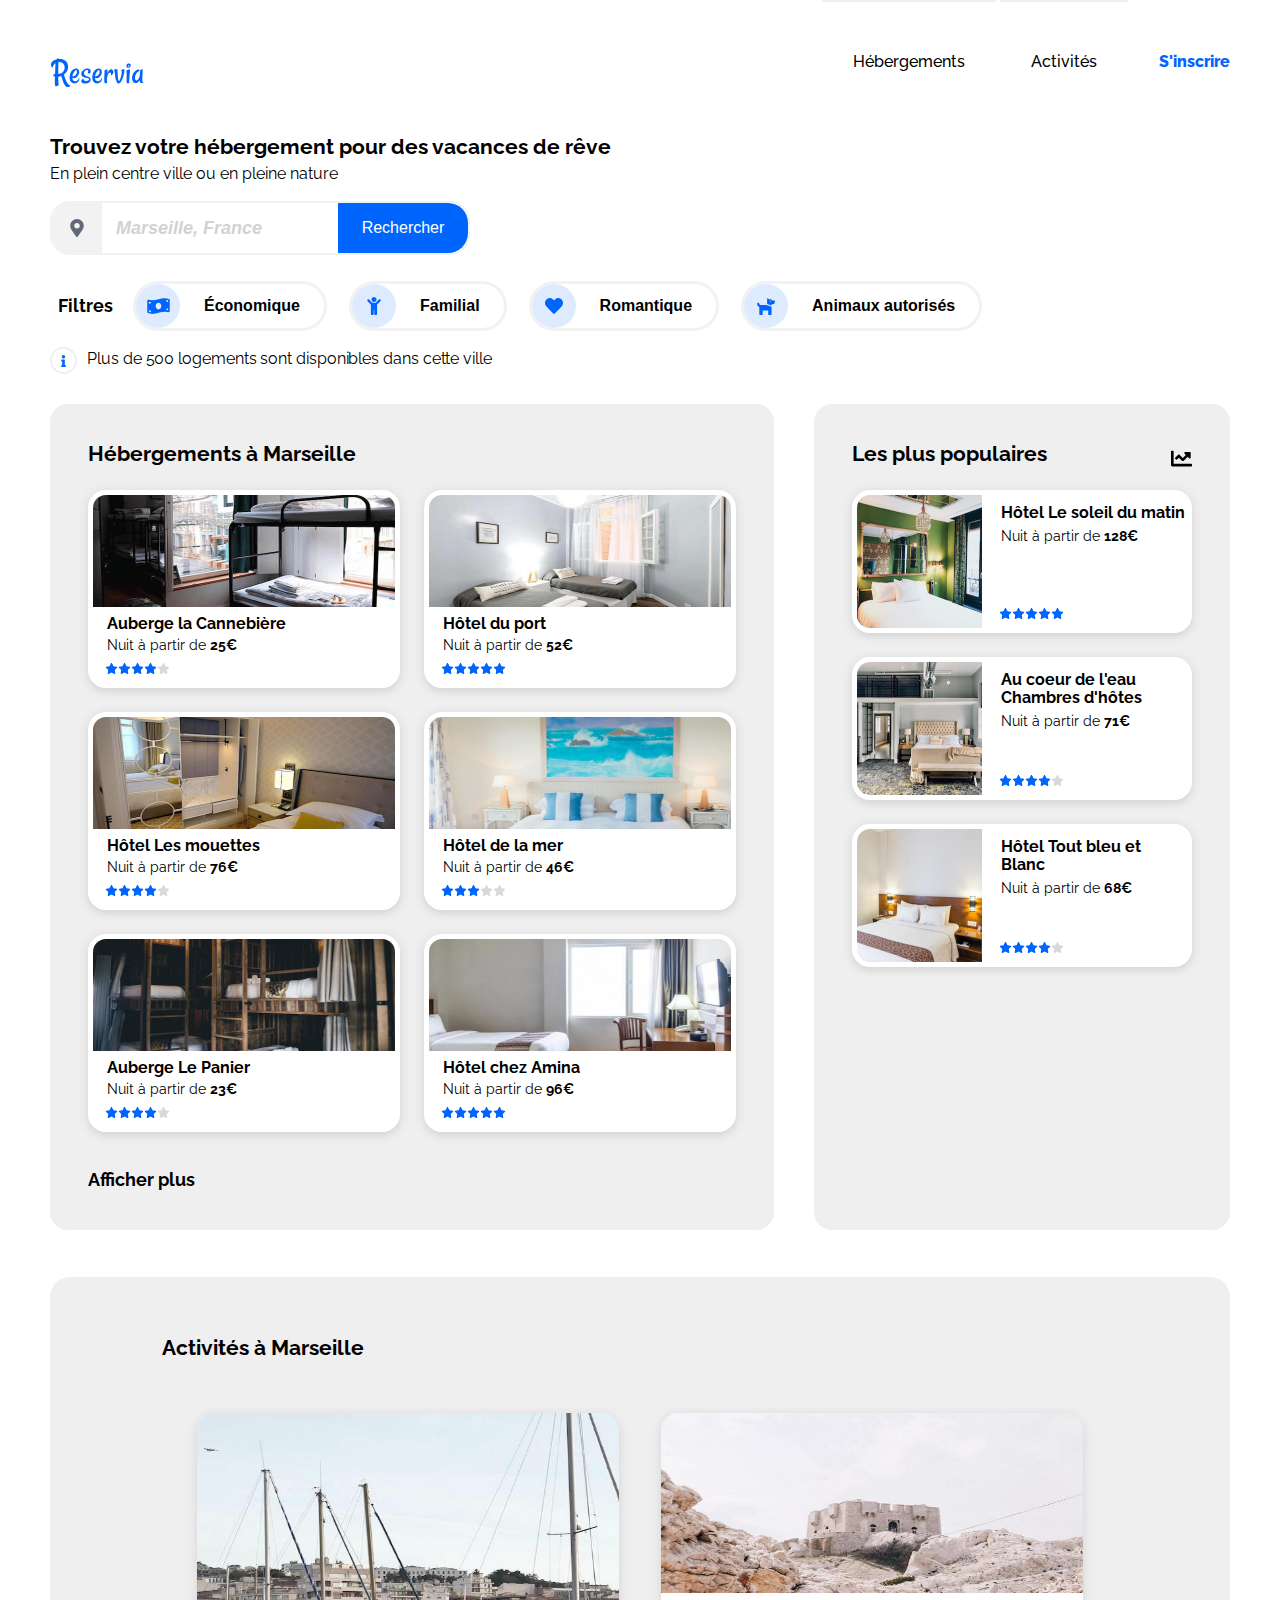
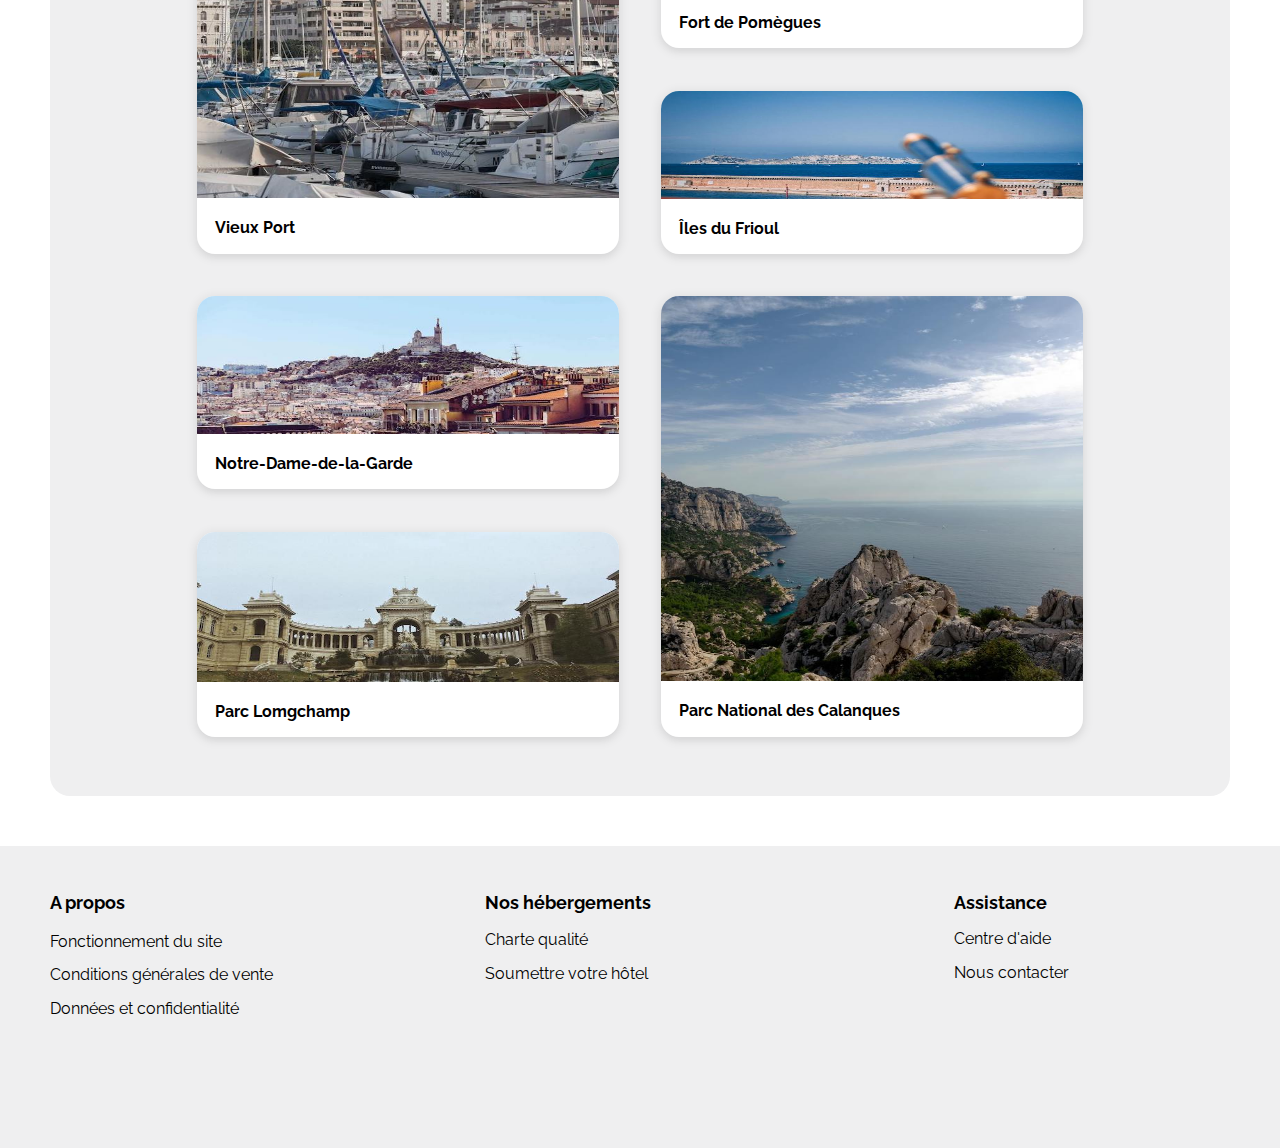
<file: index_mobile_first_responsive.html>
<!DOCTYPE html>
<html lang="fr">

<head>
    <meta charset="UTF-8">
    <meta http-equiv="X-UA-Compatible" content="IE=edge">
    <meta name="theme-color" content="#0065fc"/>
    <meta name="viewport" content="width=device-width, initial-scale=1.0, minimum-scale=0.5, maximum-scale=3.0">
    <meta name="robots" content="follow">
    <meta name="description" content="Just an exercice.">
    <meta property="og:title" content="Reservia - Trouvez votre hébergement pour des vacances de rêve" />
    <meta property="og:type" content="home page" />
    <meta property="og:url" content="https://ipopop.github.io/OC_WebDev_P2" />
    <meta property="og:image" content="https://ipopop.github.io/OC_WebDev_P2/assets/logo/Reservia.svg" />
    <meta property="og:site_name" content="Reservia - Agence de reservation en ligne" />
    <meta property="og:description" content="Reservia - Agence de reservation en ligne - Trouvez votre hébergement pour des vacances de rêve"/>
    <link rel="apple-touch-icon" sizes="180x180" href="assets/favicon/apple-touch-icon.png">
    <link rel="icon" type="image/png" sizes="32x32" href="assets/favicon/favicon-32x32.png">
    <link rel="icon" type="image/png" sizes="16x16" href="assets/favicon/favicon-16x16.png">
    <link rel="manifest" href="assets/favicon/site.webmanifest">
    <link rel="preload" href="style_mobile_first_responsive.css" as="style">
    <link rel="stylesheet" href="style_mobile_first_responsive.css">
    <title>Reservia - Trouvez votre hébergement pour des vacances de rêve</title>
</head>

<body>

    <main>
        <header>
            <div class="header">
                <div class="header__topbar">
                    <a href="index.html">
                        <img src="assets/logo/Reservia.svg" alt="Logo Reservia">
                    </a>
                    <a class="nav__subscription sm" href="#">S'inscrire</a>
                </div>
                <div class="header__navbar">
                    <nav h-center">
                        <a href="#rooms">Hébergements</a>
                        <a href="#activity">Activités</a>
                    </nav>
                    <a class="nav__subscription lg" href="#">S'inscrire</a>
                </div>
            </div>
            <div class="header__title">
                <h1>Trouvez votre hébergement pour des vacances de rêve</h1>
                <p>En plein centre ville ou en pleine nature</p>
            </div>
        </header> <!-- end header -->

        <section class="search__section">
            <div class="search__bar">
                <form action="#" method="GET" class="v-center">
                    <span class="v-center h-center">
                        <img class="fa-ico map-marker" src="assets/icons/fa/map-marker-alt.svg"
                            alt="map-marker icon">
                    </span>
                    <input type="search" id="search__input" name="search__input" placeholder="Marseille, France">
                    <button class="search__btn btn sm v-center h-center" type="submit" name="a" value="a"><img
                            class="fa-ico search" src="assets/icons/fa/search.svg" alt="search icon"></button>
                    <button class="search__btn lg" type="submit" name="b" value="b">Rechercher</button>
                </form>
            </div> <!-- end search__bar -->

            <div class="search__filter">
                <h2>Filtres</h2>
                <ul>
                    <li>
                        <button class="v-center h-center">
                            <span class="v-center h-center">
                                <img
                                    class="fa-ico money-bill-wave"
                                    src="assets/icons/fa/money-bill-wave.svg"
                                    alt="money-bill-wave icon">
                            </span>
                            Économique
                        </button>
                    </li>
                    <li>
                        <button class="v-center h-center">
                            <span class="v-center h-center">
                                <img
                                    class="fa-ico child"
                                    src="assets/icons/fa/child.svg"
                                    alt="child icon">
                            </span>
                            Familial
                        </button>
                    </li>
                    <li>
                        <button class="v-center h-center">
                            <span class="v-center h-center">
                                <img
                                    class="fa-ico heart" 
                                    src="assets/icons/fa/heart.svg"
                                    alt="heart icon">
                            </span>
                            Romantique
                        </button>
                    </li>
                    <li>
                        <button class="v-center h-center">
                            <span class="v-center h-center">
                                <img
                                    class="fa-ico dog"
                                    src="assets/icons/fa/dog.svg"
                                    alt="dog icon">
                            </span>
                            Animaux autorisés
                        </button>
                    </li>
                </ul>
            </div> <!-- end search__filter -->

        </section> <!-- end search__section -->

        <section class="result__section">
            <div class="result__info v-center">
                <span class="info__icon__container v-center h-center">
                    <img class="info__icon fa-ico" src="assets/icons/fa/info.svg" alt="info icon">
                </span>
                <p>Plus de 500 logements sont disponibles dans cette ville</p>
            </div> <!-- end result__info -->

            <div class="result__rooms__and__popular__container">
                <section id="rooms" class="rooms__section">
                    <h2>Hébergements à Marseille</h2>

                    <div class="rooms__cards__container h-center">
                        <div class="rooms__card card">
                            <a href="#">
                                <figure>
                                    <img src="assets/img/rooms/marcus-loke-WQJvWU_HZFo-unsplash_742x224.jpg"
                                        alt="Auberge la Cannebière">
                                    <figcaption>
                                        <h3>Auberge la Cannebière</h3>
                                    </figcaption>
                                </figure>
                                <div class="rooms__card__content">
                                    <p>Nuit à partir de <strong>25€</strong></p>
                                    <span>
                                        <img class="fa-ico star" src="assets/icons/fa/star.svg" alt="star icon">
                                        <img class="fa-ico star" src="assets/icons/fa/star.svg" alt="star icon">
                                        <img class="fa-ico star" src="assets/icons/fa/star.svg" alt="star icon">
                                        <img class="fa-ico star" src="assets/icons/fa/star.svg" alt="star icon">
                                        <img class="fa-ico star" src="assets/icons/fa/star-o.svg" alt="star-o icon">
                                    </span>
                                </div>
                            </a>
                        </div>

                        <div class="rooms__card card">
                            <a href="#">
                                <figure>
                                    <img src="assets/img/rooms/fred-kleber-gTbaxaVLvsg-unsplash_742x224.jpg"
                                        alt="Hôtel du port">
                                    <figcaption>
                                        <h3>Hôtel du port</h3>
                                    </figcaption>
                                </figure>
                                <div class="rooms__card__content">
                                    <p>Nuit à partir de <strong>52€</strong></p>
                                    <span>
                                        <img class="fa-ico star" src="assets/icons/fa/star.svg" alt="star icon">
                                        <img class="fa-ico star" src="assets/icons/fa/star.svg" alt="star icon">
                                        <img class="fa-ico star" src="assets/icons/fa/star.svg" alt="star icon">
                                        <img class="fa-ico star" src="assets/icons/fa/star.svg" alt="star icon">
                                        <img class="fa-ico star" src="assets/icons/fa/star.svg" alt="star icon">
                                    </span>
                                </div>
                            </a>
                        </div>

                        <div class="rooms__card card">
                            <a href="#">
                                <figure>
                                    <img src="assets/img/rooms/reisetopia-B8WIgxA_PFU-unsplash_742x224.jpg"
                                        alt="Hôtel Les mouettes">
                                    <figcaption>
                                        <h3>Hôtel Les mouettes</h3>
                                    </figcaption>
                                </figure>
                                <div class="rooms__card__content">
                                    <p>Nuit à partir de <strong>76€</strong></p>
                                    <span>
                                        <img class="fa-ico star" src="assets/icons/fa/star.svg" alt="star icon">
                                        <img class="fa-ico star" src="assets/icons/fa/star.svg" alt="star icon">
                                        <img class="fa-ico star" src="assets/icons/fa/star.svg" alt="star icon">
                                        <img class="fa-ico star" src="assets/icons/fa/star.svg" alt="star icon">
                                        <img class="fa-ico star" src="assets/icons/fa/star-o.svg" alt="star- icon">
                                    </span>
                                </div>
                            </a>
                        </div>

                        <div class="rooms__card card">
                            <a href="#">
                                <figure>
                                    <img src="assets/img/rooms/annie-spratt-Eg1qcIitAuA-unsplash_742x224.jpg"
                                        alt="Hôtel de la mer">
                                    <figcaption>
                                        <h3>Hôtel de la mer</h3>
                                    </figcaption>
                                </figure>
                                <div class="rooms__card__content">
                                    <p>Nuit à partir de <strong>46€</strong></p>
                                    <span>
                                        <img class="fa-ico star" src="assets/icons/fa/star.svg" alt="star icon">
                                        <img class="fa-ico star" src="assets/icons/fa/star.svg" alt="star icon">
                                        <img class="fa-ico star" src="assets/icons/fa/star.svg" alt="star icon">
                                        <img class="fa-ico star" src="assets/icons/fa/star-o.svg" alt="star- icon">
                                        <img class="fa-ico star" src="assets/icons/fa/star-o.svg" alt="star- icon">
                                    </span>
                                </div>
                            </a>
                        </div>

                        <div class="rooms__card card">
                            <a href="#">
                                <figure>
                                    <img src="assets/img/rooms/nicate-lee-kT-ZyaiwBe0-unsplash_742x224.jpg"
                                        alt="Auberge Le Panier">
                                    <figcaption>
                                        <h3>Auberge Le Panier</h3>
                                    </figcaption>
                                </figure>
                                <div class="rooms__card__content">
                                    <p>Nuit à partir de <strong>23€</strong></p>
                                    <span>
                                        <img class="fa-ico star" src="assets/icons/fa/star.svg" alt="star icon">
                                        <img class="fa-ico star" src="assets/icons/fa/star.svg" alt="star icon">
                                        <img class="fa-ico star" src="assets/icons/fa/star.svg" alt="star icon">
                                        <img class="fa-ico star" src="assets/icons/fa/star.svg" alt="star icon">
                                        <img class="fa-ico star" src="assets/icons/fa/star-o.svg" alt="star- icon">
                                    </span>
                                </div>
                            </a>
                        </div>

                        <div class="rooms__card card">
                            <a href="#">
                                <figure>
                                    <img src="assets/img/rooms/febrian-zakaria-M6S1WvfW68A-unsplash_742x224.jpg"
                                        alt="Hôtel chez Amina">
                                    <figcaption>
                                        <h3>Hôtel chez Amina</h3>
                                    </figcaption>
                                </figure>
                                <div class="rooms__card__content">
                                    <p>Nuit à partir de <strong>96€</strong></p>
                                    <span>
                                        <img class="fa-ico star" src="assets/icons/fa/star.svg" alt="star icon">
                                        <img class="fa-ico star" src="assets/icons/fa/star.svg" alt="star icon">
                                        <img class="fa-ico star" src="assets/icons/fa/star.svg" alt="star icon">
                                        <img class="fa-ico star" src="assets/icons/fa/star.svg" alt="star icon">
                                        <img class="fa-ico star" src="assets/icons/fa/star.svg" alt="star icon">
                                    </span>
                                </div>
                            </a>
                        </div>
                    </div> <!-- end rooms__cards__container -->

                    <h3><a href="#">Afficher plus</a></h3>
                </section> <!-- end room__section -->

                <aside class="popular__section">
                    <div class="popular__title">
                        <h2>Les plus populaires</h2>
                        <span><img class="fa-ico chart" src="assets/icons/fa/chart-line.svg"
                                alt="chart-line popular__title__icon"></span>
                    </div>

                    <div class="popular__cards__container h-center">
                        <a href="#" class="card popular__card">
                            <figure>
                                <img class="pop-1" src="assets/img/popular/emile-guillemot-Bj_rcSC5XfE-unsplash_250x266.jpg"
                                    alt="Hôtel Le soleil du matin">
                            </figure>
                            <div class="popular__card__content">
                                <div class="popular__card__txt">
                                    <h3>Hôtel Le soleil du matin</h3>
                                    <p>Nuit à partir de <strong>128€</strong></p>
                                </div>
                                <span>
                                    <img class="fa-ico star" src="assets/icons/fa/star.svg" alt="star icon">
                                    <img class="fa-ico star" src="assets/icons/fa/star.svg" alt="star icon">
                                    <img class="fa-ico star" src="assets/icons/fa/star.svg" alt="star icon">
                                    <img class="fa-ico star" src="assets/icons/fa/star.svg" alt="star icon">
                                    <img class="fa-ico star" src="assets/icons/fa/star.svg" alt="star icon">
                                </span>
                            </div>
                        </a>

                        <a href="#" class="card popular__card">
                            <figure>
                                <img class="pop-2" src="assets/img/popular/aw-creative-VGs8z60yT2c-unsplash_250x266.jpg"
                                    alt="Au coeur de l'eau Chambres d'hôtes">
                            </figure>
                            <div class="popular__card__content">
                                <div class="popular__card__txt">
                                    <h3>Au coeur de l'eau<br>Chambres d'hôtes</h3>
                                    <p>Nuit à partir de <strong>71€</strong></p>
                                </div>
                                <span>
                                    <img class="fa-ico star" src="assets/icons/fa/star.svg" alt="star icon">
                                    <img class="fa-ico star" src="assets/icons/fa/star.svg" alt="star icon">
                                    <img class="fa-ico star" src="assets/icons/fa/star.svg" alt="star icon">
                                    <img class="fa-ico star" src="assets/icons/fa/star.svg" alt="star icon">
                                    <img class="fa-ico star" src="assets/icons/fa/star-o.svg" alt="star- icon">
                                </span>
                            </div>
                        </a>

                        <a href="#" class="card popular__card">
                            <figure>
                                <img class="pop-3" src="assets/img/popular/febrian-zakaria-sjvU0THccQA-unsplash_250x266.jpg"
                                    alt="Hôtel Tout bleu et Blanc">
                            </figure>
                            <div class="popular__card__content">
                                <div class="popular__card__txt">
                                    <h3>Hôtel Tout bleu et Blanc</h3>
                                    <p>Nuit à partir de <strong>68€</strong></p>
                                </div>
                                <span>
                                    <img class="fa-ico star" src="assets/icons/fa/star.svg" alt="star icon">
                                    <img class="fa-ico star" src="assets/icons/fa/star.svg" alt="star icon">
                                    <img class="fa-ico star" src="assets/icons/fa/star.svg" alt="star icon">
                                    <img class="fa-ico star" src="assets/icons/fa/star.svg" alt="star icon">
                                    <img class="fa-ico star" src="assets/icons/fa/star-o.svg" alt="star- icon">
                                </span>
                            </div>
                        </a>
                    </div> <!-- end popular__cards__container -->
                </aside>
            </div> <!-- end popular__section -->

            <section id="activity" class="result__activity__section">
                <h2>Activités à Marseille</h2>

                <div class="activity__masonry__container">
                    
                    <div class="masonry__box">
                        <div class="card masonry">
                            <a href="#">
                                <figure class="activ__fig-1">
                                    <img src="assets/img/activity/reno-laithienne-QUgJhdY5Fyk-unsplash_776.jpg"
                                        alt="Vieux Port">
                                </figure>
                                <h3>Vieux Port</h3>
                            </a>
                        </div>
                        
                        <div class="masonry">
                            <div class="card">
                                <a href="#">
                                    <figure class="activ__fig-2">
                                        <img src="assets/img/activity/paul-hermann-QFTrLdQIRhI-unsplash_670.jpg"
                                            alt="Fort de Pomègues">
                                    </figure>
                                    <h3>Fort de Pomègues</h3>
                                </a>
                            </div>
        
                            <div class="card">
                                <a href="#">
                                    <figure class="activ__fig-3">
                                        <img src="assets/img/activity/kevin-hikari-rV_Qd1l-VXg-unsplash_670.jpg"
                                            alt="Îles du Frioul">
                                    </figure>
                                    <h3>Îles du Frioul</h3>
                                </a>
                            </div>
                        </div>
                    </div>
                    
                    <div class="masonry__box">
                        <div class="card masonry">
                            <a href="#">
                                <figure class="activ__fig-4">
                                    <img src="assets/img/activity/kilyan-sockalingum-NR8-cBCN3aI-unsplash_776.jpg"
                                        alt="Parc National des Calanques">
                                </figure>
                                <h3>Parc National des Calanques</h3>
                            </a>
                        </div>

                        <div class="masonry">
                            <div class="card">
                                <a href="#">
                                    <figure class="activ__fig-5">
                                        <img src="assets/img/activity/florian-wehde-xW9e8gdotxI-unsplash_670.jpg"
                                            alt="Notre-Dame-de-la-Garde">
                                    </figure>
                                    <h3>Notre-Dame-de-la-Garde</h3>
                                </a>
                            </div>
        
                            <div class="card">
                                <a href="#">
                                    <figure class="activ__fig-6">
                                        <img src="assets/img/activity/lena-paulin-wH2-EJoDcV0-unsplash_670.jpg"
                                            alt="Parc Lomgchamp">
                                    </figure>
                                    <h3>Parc Lomgchamp</h3>
                                </a>
                            </div>
                        </div>
                    </div>
                </div> <!-- end activity__masonry__container -->
            </section> <!-- end result__activity__section -->
        </section> <!-- end result__section -->
    </main>

    <footer>
        <div class="footer__container">
            <div class="footer__column">
                <h3>A propos</h3>
                <a href="#">
                    <p>Fonctionnement du site</p>
                </a>
                <a href="#">
                    <p>Conditions générales de vente</p>
                </a>
                <a href="#">
                    <p>Données et confidentialité</p>
                </a>
            </div>
            <div class="footer__column">
                <h3>Nos hébergements</h3>
                <a href="#">
                    <p>Charte qualité</p>
                </a>
                <a href="#">
                    <p>Soumettre votre hôtel</p>
                </a>
            </div>
            <div class="footer__column">
                <h3>Assistance</h3>
                <a href="#">
                    <p>Centre d'aide</p>
                </a>
                <a href="#">
                    <p>Nous contacter</p>
                </a>
            </div>
        </div> <!-- end footer__container -->
    </footer>
</body>

</html>
</file>
<file: style_mobile_first_responsive.css>
@import url('https://fonts.googleapis.com/css2?family=Raleway:ital,wght@0,400;0,500;0,800;1,400&display=swap');

/* ---- reset & common styles ---- */
*, ::before, ::after {
    margin: 0;
    padding: 0;
    box-sizing: border-box;
}

:focus{
    outline: none;
}

html {
    font-family: 'Raleway', sans-serif;
    line-height: 1.5rem;
    color: black;
    scroll-behavior: smooth;
}

body, ul, h1, h2, h3, p, button, div, a, a:visited, a:hover {
    text-decoration: none;
}

main {
    margin: 0 auto;
}
/* ---- end reset & common styles ---- */

/* ---- basic HTML elements ---- */
h1, h2 {
    font-size: 1.33rem;
}

h3 {
    font-size: 1.125rem;
}

a, button, .card {
    color: black;
    transform: scale(1);
    transition: all .5s cubic-bezier(.25, .45, .45, .95)
}

li {
    list-style: none;
}

img {
    display: block;
    max-width: 100%;
    max-height: 100%;
    width: auto;
    height: auto;
    overflow: auto;
    image-rendering: auto;
}

button {
    background: white;
    cursor: pointer;
    font-size: 1rem;
    border: none;
}

figcaption {
    width: 95%;
}
/* ---- end basic HTML elements ---- */

/* ---- flex center ---- */
.h-center {
    display: flex;
    justify-content: center;
}

.v-center {
    display: flex;
    align-items: center;
}
/* ---- end flex center ---- */

/* ---- placeholder img & icons width & height ---- */
.header__topbar img {
    width: 95px;
    height: 45px;
}

.fa-ico {
    width: 20.8px;
}

.map-marker, .search, .money-bill-wave, .heart, .dog {
    height: 1.125rem;
}

.map-marker, .search {
    width: 3.125rem;
}

.money-bill-wave {
    width: 1.4375rem;
}

.child {
    width: 0.875rem;
    height: 1.125rem;
}

.heart {
    width: 1.125rem;
}

.dog {
    width: 1.25rem;
}

.info__icon {
    width: 0.3125rem;
    height: 0.75rem;
}

.star, .star-o {
    display: inline-block;
    margin: 0 -0.1875rem;
    padding: 0;
    width: 0.9375rem;
    height: 0.6875rem;
}

.chart {
    margin-top: 0.375rem;
    height: 1.3rem;
}

.pop-1, .pop-2, .pop-3 {
    width: 5.375rem;
    height: 8.3125rem;
}

#rooms figure img {
    width: max-content;
    height: 7rem;
}

.masonry img {
    max-width: 333px;
    max-height: 100%;
}
/* ---- end placeholder img & icons width & height ---- */

/* ---- header ---- */
.header__topbar {
    margin: 28px 20px 20px;
    display: flex;
    justify-content: space-between;
}

.nav__subscription {
    margin-top: 0.8rem;
    font-weight: 800;
    color: #0065fc;
}

nav {
    display: flex;
}

nav a {
    text-align: center;
    width: 50%;
    padding-bottom: 0.5rem;
    font-weight: 500;
    border-bottom: 3px solid #efeff0;
}

nav a:hover {
    border-bottom-color: #0065fc;
    color: #0065fc;
}

.lg {
    display: none;
}

.header__title {
    margin: 14px 0;
    padding: 20px;
}

.header__title h1 {
    margin-bottom: 15px;
}
/* ---- end header ---- */

/* ---- search__section ----- */
.search__section {
    padding: 0 20px;
}

    /* ---- search__bar ---- */
    form {
        flex-direction: row;
        justify-content: space-between;
        width: 20.9375rem;
        max-width: 26.25rem;
        height: 3.375rem;
        background: white;
        border: solid 0.125rem #f2f2f2;
        border-radius: 1.25rem;
    }

    form img {
        min-width: 3.125rem;
    }

    form input {
        width: 12.1875rem;
        font-size: 1.125rem;
        font-weight: bold;
        border: none;
        opacity: .8;
    }

    .search__btn {
        min-height: 3.125rem;
        min-width: 8.125rem;
        margin: 0;
        padding: 0;
        color: white;
        background: #0065fc;
        border-radius: 0 1.125rem 1.125rem 0;
    }

    .btn.sm, form span {
        min-height: 3.125rem;
        min-width: 3.125rem;
        background: #f2f2f2;
        border-radius: 1.125rem 0 0 1.125rem;
    }

    .btn.sm {
        display: flex;
        background: #0065fc;
        border-radius: 1.125rem;
        cursor: pointer;
    }

    #search__input {
        width: 62%;
    }

    ::placeholder {
        font-style: italic;
        opacity: .4;
    }

    #search__input:focus-visible::placeholder {
        visibility: hidden;
        opacity: 0;
        transition: 0.2s ease-in-out;
    }

    #search__input:focus-visible {
        outline: none;
        background: #deebff;
    }
        
    #search__input:focus-within {
        box-shadow: 0 0 0 4px #deebff;
    }
    /* ---- end search__bar ---- */

    /* ---- filter ---- */
    .search__filter {
        margin: 0.625rem 0 0;
    }

    .search__filter, .search__filter ul {
        display: flex;
        flex-direction: row;
        flex-wrap: wrap;
        align-items: center;
    }

    .search__filter h2 {
        margin: 0;
        padding: 0;
        margin-top: 1.25rem;
        margin-bottom: 0.75rem;
        font-size: 1.125rem;
    }

    .search__filter ul {
        margin: 0;
    }

    .search__filter li {
        margin-right: 0.625rem;
        margin-bottom: 0.625rem;
    }

    .search__filter button {
        flex-direction: row;
        margin: 0;
        padding: 0 1rem 0 0;
        font-weight: bold;
        border: solid 0.1875rem #f2f2f2;
        border-radius: 1.75rem;
    }

    .search__filter a {
        color: black;
    }
    
    .search__filter span {
        min-width: 2.97rem;
    }
    /* ---- end filter ---- */

    /* ---- search bar icons circle ---- */
    .search__filter span,
    .info__icon__container {
        max-width: 100%;
        border-radius: 50%;
    }

    .search__filter span {
        min-width: 2.75rem;
        margin: 0 0.625rem 0 0;
        background: #deebff;
    }

    .info__icon__container {
        min-width: 1.7rem;
        border: 0.125rem solid hsl(240, 4%, 94%);
    }

    .search__filter span::after, .info__icon__container::after {
        content: '';
        padding-bottom: 100%;
    }
    /* ---- end search bar icons circle ---- */
    
    /* ---- hover ---- */
    .search__filter button:hover {
        background: white;
        border-color: white;
        box-shadow: 0 0.25rem 0.9375rem -0.1875rem rgba(0, 0, 0, 0.1), 0 0.25rem 0.375rem -0.125rem rgba(0, 0, 0, 0.025);
    }
    
    .search__filter button:hover {
        color: #0065fc;
        opacity: 1;
        transform: scale(1.01);
        transition: all .3s cubic-bezier(.25, .45, .45, .95);
    }
    /* ---- end hover ---- */
/* end search__section */

/* ---- search result section ---- */
    /* ---- result__info ---- */
    .result__info {
        padding: 20px;
        flex-direction: row;
        align-items: flex-start;
        margin-bottom: 0;
        font-size: 1.125rem;
    }

    .info__icon__container {
        flex-direction: row;
    }

    .info__icon {
        height: 0.75rem;
    }

    .result__info p {
        width: 88.2%;
        margin-left: 10px;
        font-size: 1rem;
        letter-spacing: -0.005rem;
    }
    /* -- end result__info -- */

    /* ---- result global sections ---- */
    .result__rooms__and__popular__container {
        display: grid;
    }

    .rooms__section, .popular__section {
        padding: 1.125rem;
        border-radius: 0;
    }

    .rooms__section, .popular__section {
        background: hsl(240, 4%, 94%);
    }

    .popular__title, .rooms__card__content {
        display: flex;
        flex-direction: row;
        flex-wrap: wrap;
        justify-content: space-between;
    }
    /* ---- end result global sections ---- */

    /* ---- cards ---- */
    .card {
        display: flex;
        background: white;
        border: solid 0.313rem white;
        border-radius: 1.125rem;
        box-shadow: 0 0.25rem 0.375rem -0.0625rem rgba(0, 0, 0, 0.05), 0 0.125rem 0.5rem 0.25rem rgba(0, 0, 0, 0.05);
        overflow: hidden;
    }

    .card h3 {
        font-size: 1rem;
    }

    .card p {
        margin-top: 0.125rem;
        font-size: .9rem;
    }

    .card span {
        position: absolute;
        bottom: 0.125rem;
        color: #0065fc;
    }

    .card__txt, .rooms__card__content {
        display: flex;
        flex-direction: column;
        flex-wrap: wrap;
        justify-content: space-between;
    }
    /* ---- end cards ---- */

    /* ---- rooms cards ---- */
    .rooms__cards__container {
        flex-wrap: wrap;
        gap: 0.625rem;
    }

    .rooms__section {
        grid-row-start: 2;
        margin-top: 0.9rem;
        background: white;
    }

    .rooms__card {
        min-width: 212px;
        flex: 1 0 31.3%;
        height: 12.375rem;
    }

    .rooms__section h2, .result__activity__section h2 {
        margin-bottom: 16px;
    }

    .rooms__section h3 {
        margin-top: 1.75rem;
    }

    .rooms__card h3 {
        margin-top: 0.3125rem;
    }

    .rooms__card figcaption {
        margin-left: 0.875rem;
    }

    .rooms__card p {
        line-height: 0.875rem;
    }

    .rooms__card__content {
        margin: 0 0.875rem;
    }
    /* ---- end rooms cards ---- */

    /* ---- popular section ---- */
    .popular__section {
        grid-row-start: 1;
        margin: 0.625rem 0 0 0;
    }

    .popular__section h2 {
        margin-bottom: 1.5rem;
    }

    .popular__card__txt h3 {
        margin-left: 0;
        line-height: 1.125rem;
    }

    .popular__section figure img {
        width: 7.8125rem;
        height: 8.3125rem;
    }

    .popular__card__content {
        position: absolute;
        height: 100%;
        left: 9rem;
        padding-top: 0.5625rem;
    }

    .popular__card {
        max-width: 370px;
        flex: 1 0 294px;
        overflow: hidden;
    }

    .popular__cards__container {
        flex-wrap: wrap;
        gap: 0.625rem;
    }
    /* ---- end popular section ---- */
/* end search result section */

/* ---- activity section ---- */
.result__activity__section {
    margin-top: 14px;
    padding: 1.125rem;
}

.result__activity__section h2 {
    margin-bottom: 25px;
}

.activity__masonry__container , .masonry__box {
    display: flex;
    flex-wrap: wrap;
    justify-content: center;
    gap: 22px;
}

.masonry__box .card {
    border: none;
}

.masonry {
    display: flex;
	flex-direction: column;
    row-gap: 22px;
}

.masonry figure {
    display: flex;
    justify-content: center;
    align-items: center;
    overflow: hidden;
    width: auto;
    min-width: 333px;
}

.masonry h3 {
    height: 55px;
    padding: 18px;
}

.masonry img {
    min-width: 100%;
    min-height: 100%;
}

.activ__fig-1, .activ__fig-4 {
    height: 385px;
}

.activ__fig-2 {
    height: 180px;
}

.activ__fig-3 {
    height: 108px;
}

.activ__fig-5 {
    height: 138px;
}

.activ__fig-6 {
    height: 150px;
}
/* ---- end activity section ---- */

/* ---- footer ---- */
footer {
    width: 100vw;
    min-width: 23.4375rem;
    margin-top: 0.375rem;
    padding: 10% 8%;
    background: #efeff0;
}

.footer__container h3 {
    margin-bottom: 2%;
}

.footer__column {
    margin-right: 0;
    padding-bottom: 6%;
    line-height: 1.9rem;
}

.footer__column:nth-child(2) {
    margin-top: 8px;
}

.footer__column:nth-child(3) {
    margin-top: 20px;
}

.footer__column a:hover {
    color: #0065fc;
}
/* ---- end footer ---- */

/* ---- from mobile landscape to desktop (max-width 1440px) ---- */
@media (min-width:568px) {
    main {
        max-width: 1440px;
        padding: 50px 50px 44px;
    }

    .sm, .btn.sm {
        display: none;
    }

    .lg, .btn.lg {
        display: inline;
    }

    /* ---- header ---- */
    .header {
        display: flex;
        justify-content: space-between;
        padding: 0;
    }

    .header__topbar {
        margin: 0;
    }

    .header__navbar {
        display: flex;
    }

    nav {
        display: block;
        height: auto;
    }

    nav a {
        display: inline;
        text-align: center;
        padding: 50px 31px 0;
        border-bottom: hidden;
        border-top: 3px solid #efeff0;
    }

    nav a:hover {
        border-color: #0065fc;
    }

    .nav__subscription.lg {
        margin: 0 0 0 31px;
    }

    .header__title {
        margin: 20px 0 0;
        padding: 20px 0 15px 0;
    }

    .header__title h1 {
        margin-bottom: 3px;
    }
    /* ---- end header ---- */

    /* ---- search__section ---- */
    .search__section {
        padding: 0;
    }

    form {
        width: auto;
    }

    #search__input {
        width: 50%;
    }

    .search__btn {
        margin: 0;
        padding: 0;
        color: white;
        background: #0065fc;
        min-height: 50px;
        min-width: 130px;
        border-radius: 0 20px 20px 0;
    }
    /* ---- end search__section ---- */

    /* ---- filter section ---- */    
    .search__filter li {
        margin-bottom: auto;
    }

    .search__filter {
        margin-left: 8px;
    }
    
    .search__filter,
    .search__filter ul {
        display: flex;
        flex-direction: row;
        flex-wrap: wrap;
        align-items: center;
    }

    .search__filter h2 {
        margin: 0 4px 0 0;
        font-size: 1.125rem;
    }

    .search__filter ul {
        margin: 0 0.625rem;
    }

    .search__filter span {
        margin: 0 24px 0 0;
    }

    .search__filter button {
        border: solid 0.1875rem #f2f2f2;
        border-radius: 1.75rem;
        flex-direction: row;
        flex-wrap: wrap;
        padding: 0 24px 0 0;
        font-weight: bold;
        margin: 16px 6px;
    }
    /* ---- end filter section ---- */

    /* ---- search result section ---- */
    .search__result {
        padding: 16px 0;
    }

    .result__info {
        padding: 0 0 20px;
    }

    .result__rooms__and__popular__container {
        column-gap: 32px;
    }

    .rooms__section, .popular__section, .activity__section {
        border-radius: 18px;
        padding: 38px;
    }

        /* ---- rooms section ---- */
        #rooms {
            margin-top: 10px;
            background: #efeff0;
        }

        #rooms > h3:nth-child(3) {
            margin-top: 36px;
        }

        .rooms__section h2 {
            margin-bottom: 24px;
        }
        
        .rooms__cards__container, .popular__cards__container {
            gap: 1.5rem;
        }
        /* ---- end rooms section ---- */
        
        /* ---- end popular section ---- */
        .popular__section {
            margin-top: 0.625rem;
        }

        .popular__title {
            width: auto;
        }
        
        .popular__section h2 {
            margin-left: 0;
        }
        /* ---- end popular section ---- */

        /* ---- activity section ---- */
        .result__activity__section {
            padding: 5%;
            background: #efeff0;;
            border-radius: 20px;
            margin-top: 4%;
        }

        .result__activity__section h2 {
            margin: 0 5% 5%;
        }

        .activ__fig-1 img, .activ__fig-4 img {
            min-width: 220%;
            height: 385px;
        }

        .activity__masonry__container , .masonry__box {
            gap: 42px;
        }
        
        .masonry {
            row-gap: 43px;
        }

        .masonry figure {
            min-width: 55vw;
        }
        /* ---- end activity section ---- */
    /* ---- end result__section ---- */

    /* ---- footer ---- */
    footer {
        padding: 40px 50px;
    }
    
    .footer__container {
        display: flex;
        flex-wrap: wrap;
        flex-direction: row;
        column-count: 3;
        justify-content: space-between;
        gap: 6%;
    }
    
    .footer__column {
        margin-bottom: 1%;
        min-width: max-content;
        line-height: 2.1rem;
    }

    .footer__column:nth-child(2), .footer__column:nth-child(3) {
        margin-top: 0;
    }
    /* ---- end footer ---- */
}

@media (min-width:895px) {
    .masonry figure {
        min-width: 37vw;
    }

    div.masonry__box:nth-child(2) {
        flex-direction: row-reverse;
    }

    .footer__container {
        justify-content: start;
        gap: 18%;
    }
}

@media (min-width:1280px) {
    .result__rooms__and__popular__container {
        grid-template-columns: 3fr 1fr;
        column-gap: 2.5rem;
    }

    .popular__section {
        grid-row-start: 2;
        min-width: 26rem;
    }

    .masonry figure {
        min-width: 33vw;
    }

    .footer__column:nth-child(3) {
        margin-left: 90px;
    }
}

@media (min-width:1440px) {
        /* ---- activity section ---- */
        .result__activity__section {
            padding: 0;
            background: none;
            margin-top: 0;
        }
        .result__activity__section h2 {
            margin: 65px 0 25px;
        }
        .masonry figure {
            width: 303px;
            min-width: 100%;
        }

        div.masonry__box:nth-child(2) {
            flex-direction: row;
        }

        .footer__container {
            gap: 300px;
        }
    /* ---- end activity section ---- */
}
</file>
